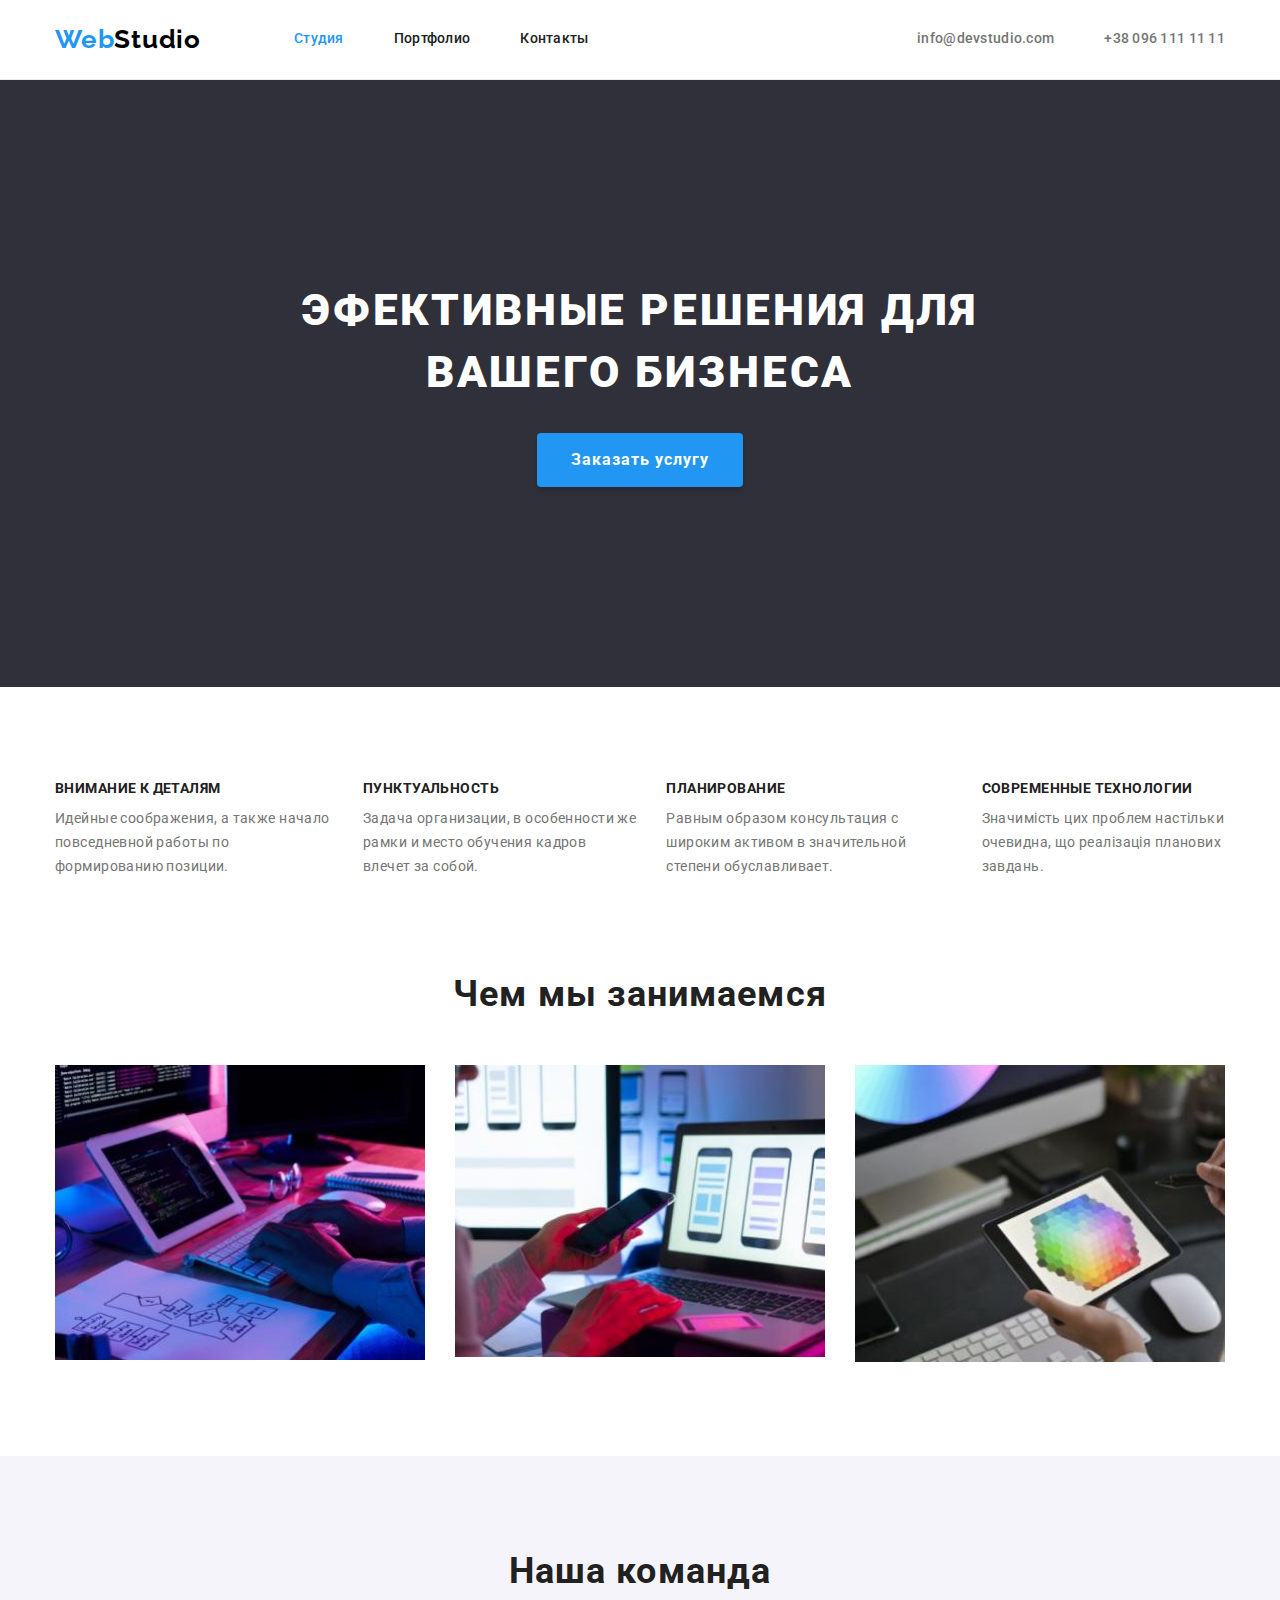
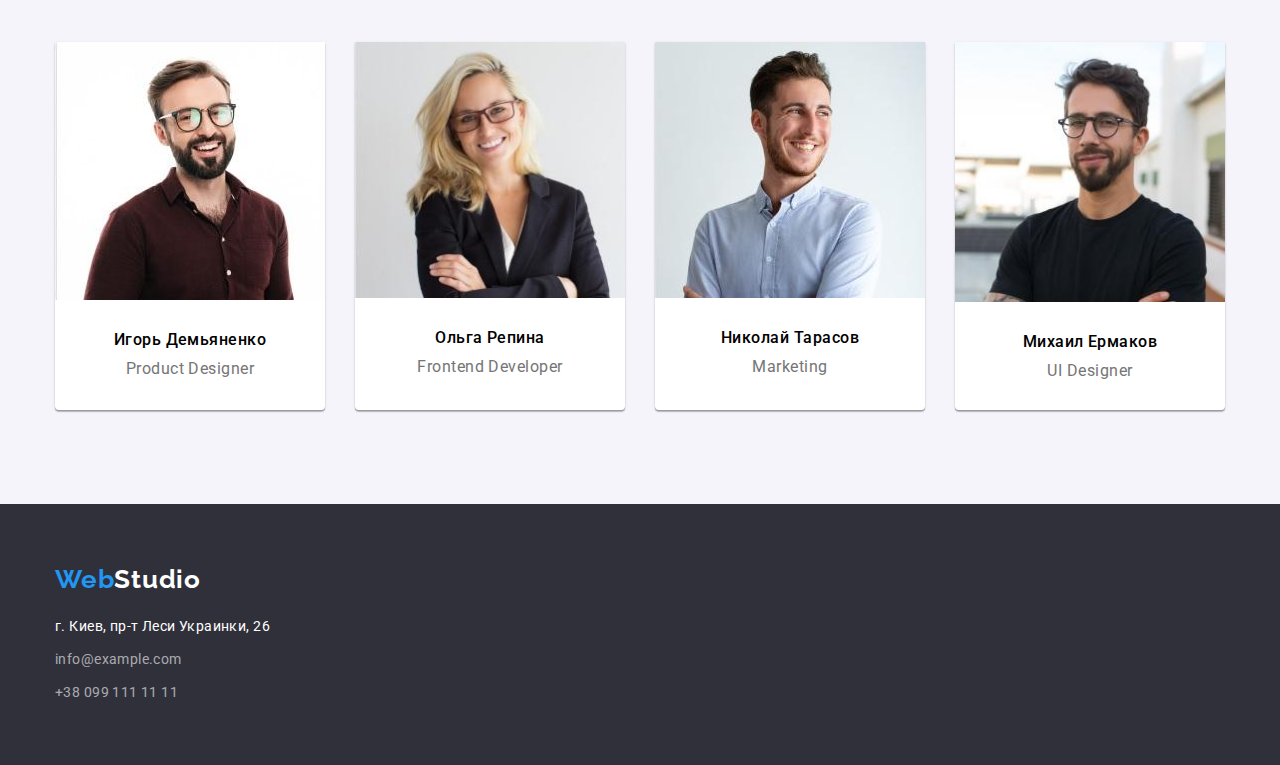
<file: index.html>
<!DOCTYPE html>
<html lang="ru">
<head>
    <meta charset="UTF-8">
    <meta http-equiv="X-UA-Compatible" content="IE=edge">
    <meta name="viewport" content="width=device-width, initial-scale=1.0">
    <title>WebStudio</title>
    <link rel="preconnect" href="https://fonts.googleapis.com">
    <link rel="preconnect" href="https://fonts.gstatic.com" crossorigin>
    <link href="https://fonts.googleapis.com/css2?family=Raleway:wght@700&family=Roboto:wght@400;500;700;900&display=swap" rel="stylesheet">
    <link rel="stylesheet" href="https://cdn.jsdelivr.net/npm/modern-normalize@1.1.0/modern-normalize.min.css">
    <link rel="stylesheet" href="./css/styles.css">
</head>
<body>
 <!-- header -->
 <header class="menu">
    <div class="container header-container">
     <nav class="navigation">
     <a href="./index.html"  class="logo">Web<span class="part-logo">Studio</span></a>
     <ul class="list menu-list">
         <li class="menu-list-item"><a href="./index.html" class=" link menu-link current">Студия</a></li>
         <li class="menu-list-item"><a href="./portfolio.html" class="link menu-link">Портфолио</a></li>
         <li class="menu-list-item"><a href="#" class="link menu-link">Контакты</a></li>
     </ul>
    </nav>
    <ul class="list contacts-list" >
        <li class="contact-list-item"><a href="mailto:info@devstudio.com" class="link contacts-link">info@devstudio.com</a></li>
        <li class="contact-list-item"><a href="tel:+380961111111" class="link contacts-link">+38 096 111 11 11</a></li>
    </ul>
    </div>
 </header>
<main class="main">
    <!-- hero -->
    <section class="hero">
        <div class="container">
    <h1 class="hero-title-text">Эфективные решения для вашего бизнеса</h1>
    <button type="button" class="hero-button">Заказать услугу
</button>
        </div>
    </section>
    <!-- Benefits -->
    <section class="section">
        <div class="container">
        <h2 class="visually-hidden">Наши особенности</h2>
        <ul class="benefits list"> 
            <li class="list-item benefits-item">
                <h3 class="benefits-title">Внимание к деталям</h3>
                <p class="text">Идейные соображения, а также начало повседневной работы по формированию позиции.</p>
            </li>
            <li class="list-item benefits-item">
                <h3 class="benefits-title">Пунктуальность</h3>
                <p class="text">Задача организации, в особенности же рамки и место обучения кадров влечет за собой.</p>
            </li>
            <li class="list-item benefits-item">
                <h3 class="benefits-title">Планирование</h3>
                <p class="text">Равным образом консультация с широким активом в значительной степени обуславливает.</p>
            </li>
            <li class="list-item benefits-item">
                <h3 class="benefits-title">Современные технологии</h3>
                <p class="text">Значимість цих проблем настільки очевидна, що реалізація планових завдань.</p>
            </li>
        </ul>
        </div>
    </section>
    <!-- duties -->
    <section class="duties section">
        <div class="container">
            <h2 class="duties-title">Чем мы занимаемся</h2>
            <ul class="list duties-list">
                <li class="list-item duties-item"> <img src="./images/tehnika/image1.jpg" alt="створення загальної структури" width="370" height="294"></li>
                <li class="list-item duties-item"><img src="./images/tehnika/image2.jpg" alt="геометричне розміщення контенту" width="370" height="294"></li>
                <li class="list-item duties-item"><img src="./images/tehnika/image3.jpg" alt="підбір кольорової гамми проекту" width="370" height="294"></li>
       </ul>
        </div>
    </section>
    <!-- team -->
    <section class="team section">
        <div class="container">
            <h2 class="team-title">Наша команда</h2>
            <ul class="list list-workers" >
                <li class="list-item workers-item">
                    <img src="./images/komanda/image4.jpg" alt="Игорь Демьяненко" width="270" height="260" class="workers-photo">
                    <div class="team-info">
                        <h3 class="workers-name">Игорь Демьяненко</h3>
                        <p class="position" lang="en">Product Designer</p>
                    </div>
                    
                </li>
                <li class="list-item workers-item" >
                    <img src="./images/komanda/image5.jpg" alt="Ольга Репина" width="270" height="260" class="workers-photo">
                    <div class="team-info">
                        <h3 class="workers-name">Ольга Репина</h3>
                        <p class="position"lang="en">Frontend Developer</p>
                    </div>
                    
                </li>
                <li class="list-item workers-item">
                    <img src="./images/komanda/image6.jpg" alt="Николай Тарасов" width="270" height="260" class="workers-photo">
                    <div class="team-info">
                        <h3 class="workers-name">Николай Тарасов</h3>
                        <p class="position" lang="en">Marketing</p>
                    </div>
                    
                </li>
                <li class="list-item workers-item">
                    <img src="./images/komanda/image7.jpg" alt="Михаил Ермаков" width="270" height="260" class="workers-photo">
                    <div class="team-info">
                        <h3 class="workers-name">Михаил Ермаков</h3>
                        <p class="position" lang="en">UI Designer</p>
                    </div>
                </li>
            </ul>
        
        </div>
        
    </section>
</main>
<!-- footer -->
<footer class="footer">
    <div class="container footer-container">
        <a href="./index.html" class="logo footer-logo">Web<span class="part-logo-footer">Studio</span></a>
<address class="address">
    <ul class="list address-list">
        <li class="address-list-item"><a href="https://goo.gl/maps/cb5NQ4BeMH8SRwyq5"class="link address-item" target="_blank" rel="noopener noreferrer">г. Киев, пр-т Леси Украинки, 26</a></li>
        <li class="address-list-item"><a href="mailto:info@example.com" class="link email-item">info@example.com</a></li>
        <li class="address-list-item"><a href="tel:+380991111111" class="link tel-item">+38 099 111 11 11</a></li>
    </ul>
</address></div>

</footer>

</body>
</html>
</file>
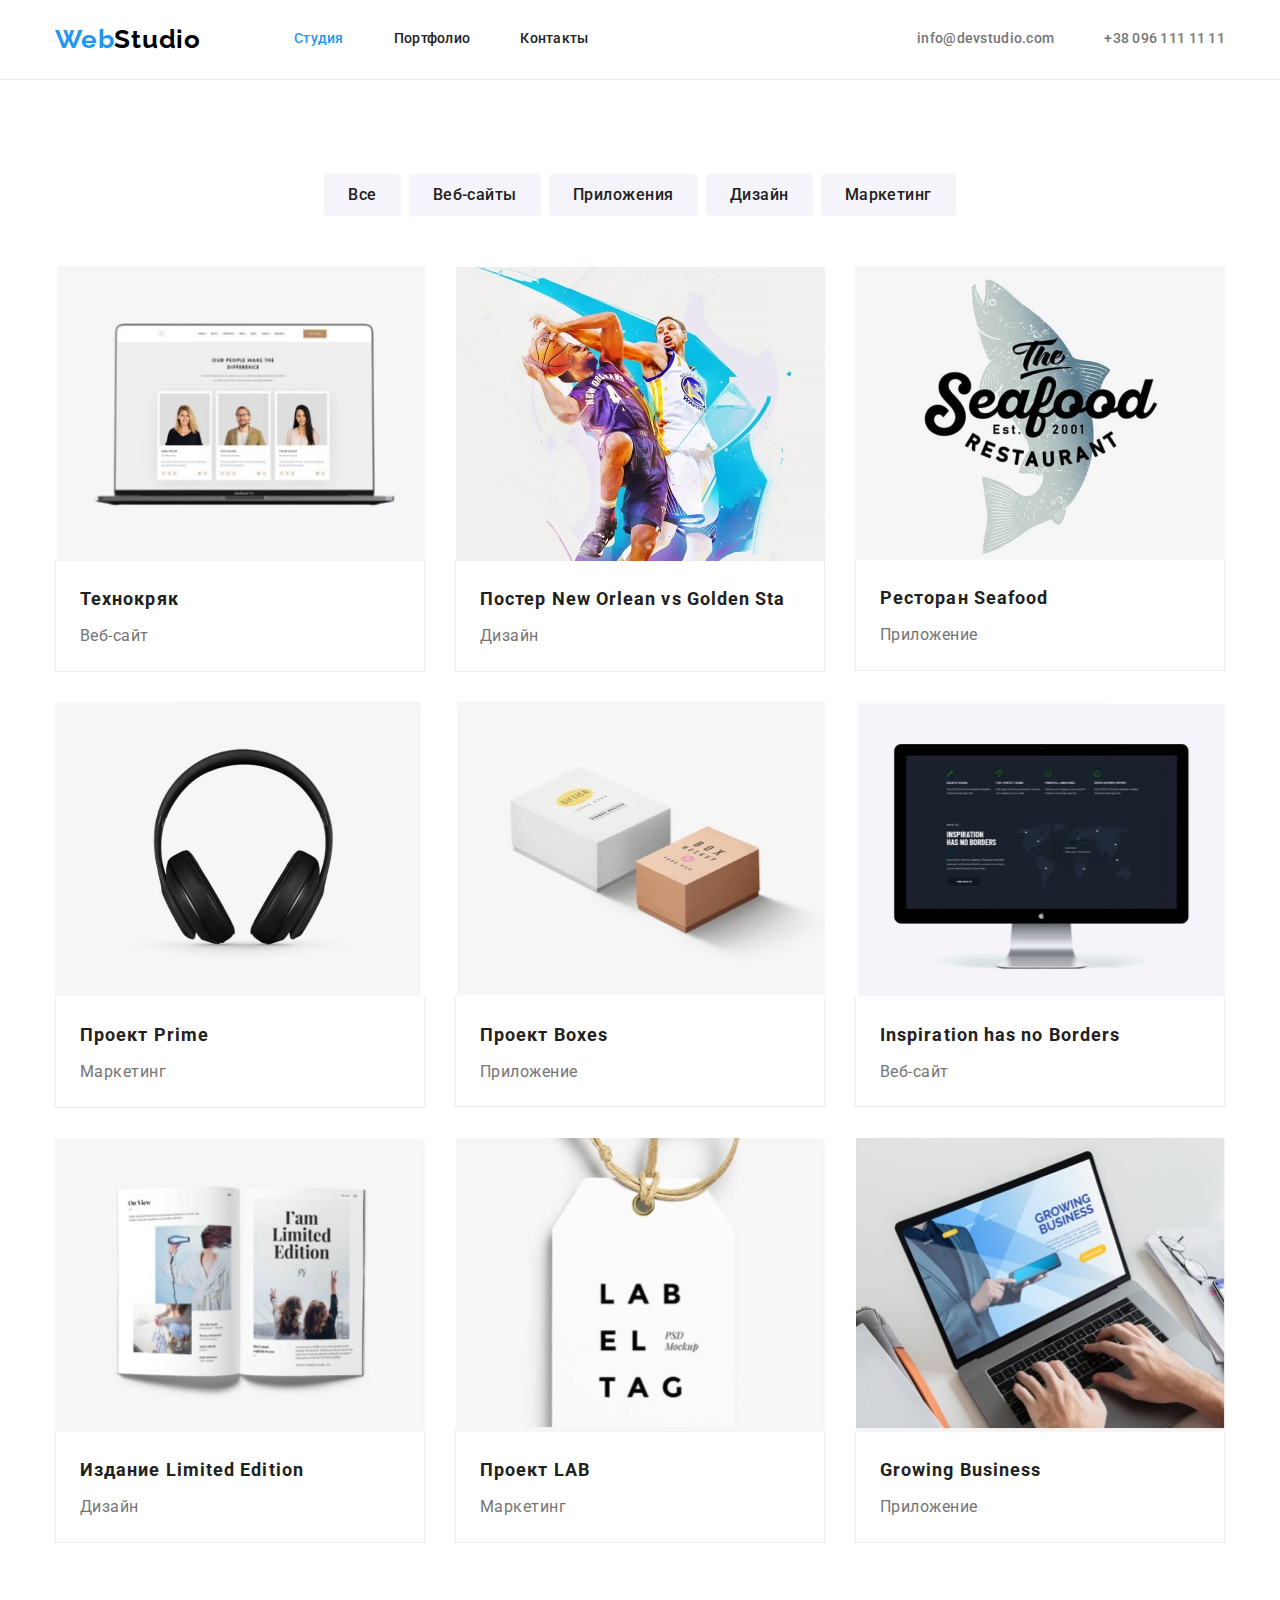
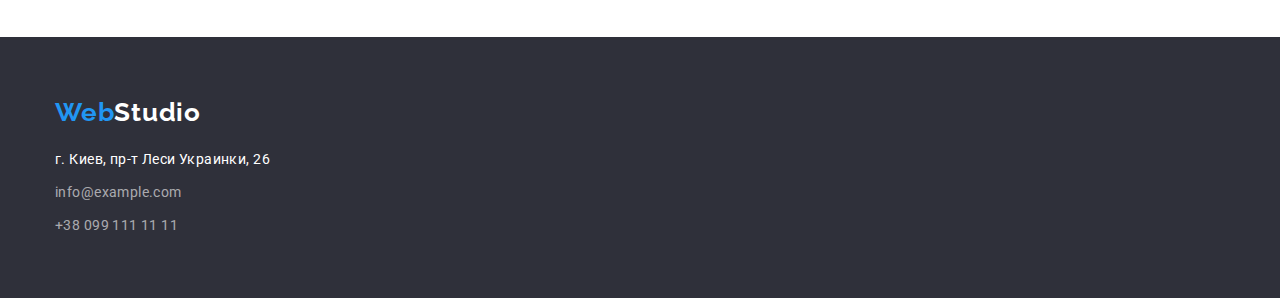
<file: portfolio.html>
<!DOCTYPE html>
<html lang="ru">
<head>
    <meta charset="UTF-8">
    <meta http-equiv="X-UA-Compatible" content="IE=edge">
    <meta name="viewport" content="width=device-width, initial-scale=1.0">
    <title>WebStudio</title>
    <link rel="preconnect" href="https://fonts.googleapis.com">
    <link rel="preconnect" href="https://fonts.gstatic.com" crossorigin>
    <link href="https://fonts.googleapis.com/css2?family=Raleway:wght@700&family=Roboto:wght@400;500;700;900&display=swap" rel="stylesheet">
    <link rel="stylesheet" href="https://cdn.jsdelivr.net/npm/modern-normalize@1.1.0/modern-normalize.min.css">
    <link rel="stylesheet" href="./css/styles.css">
</head>
<body>
 <!-- header -->
 <header class="menu">
    <div class="container header-container">
     <nav class="navigation">
     <a href="./index.html"  class="logo">Web<span class="part-logo">Studio</span></a>
     <ul class="list menu-list">
         <li class="menu-list-item"><a href="./index.html" class=" link menu-link current">Студия</a></li>
         <li class="menu-list-item"><a href="./portfolio.html" class="link menu-link">Портфолио</a></li>
         <li class="menu-list-item"><a href="#" class="link menu-link">Контакты</a></li>
     </ul>
    </nav>
    <ul class="list contacts-list" >
        <li class="contact-list-item"><a href="mailto:info@devstudio.com" class="link contacts-link">info@devstudio.com</a></li>
        <li class="contact-list-item"><a href="tel:+380961111111" class="link contacts-link">+38 096 111 11 11</a></li>
    </ul>
    </div>
 </header>
 <main>
<section class="portfolio section">
    <div class="container">
        <h1 class="visually-hidden">Наше портфоліо</h1>
<ul class="buttons list">
    <li><button type="button" class="button-item">Все</button></li>
    <li><button type="button" class="button-item">Веб-сайты</button></li>
    <li><button type="button" class="button-item">Приложения</button></li>
    <li><button type="button" class="button-item">Дизайн</button></li>
    <li><button type="button" class="button-item">Маркетинг</button></li>
</ul>

<ul class="projects list">
    <li class="project-item"> <img src="./images/katalog/1.jpg" alt="Технокряк" width="370" height="294">
        <div class="project-caption">
            <h2 class="project-title">Технокряк</h2>
            <p class="project-type">Веб-сайт</p>
        </div>
    </li>
    <li class="project-item"><img src="./images/katalog/2.jpg" alt="Постер New Orlean" width="370" height="294">
        <div class="project-caption">
            <h2 class="project-title">Постер New Orlean vs Golden Sta</h2>
            <p class="project-type">Дизайн</p>
        </div>
    </li>
    <li class="project-item"><img src="./images/katalog/3.jpg" alt="Ресторан Seafood" width="370" height="294">
        <div class="project-caption">
            <h2 class="project-title">Ресторан Seafood</h2>
            <p class="project-type">Приложение</p>
        </div>
</li>
    <li class="project-item"><img src="./images/katalog/4.jpg" alt="Проект Prime" width="370" height="294">
        <div class="project-caption">
            <h2 class="project-title">Проект Prime</h2>
            <p class="project-type">Маркетинг</p>
        </div>
    </li>
    <li class="project-item"><img src="./images/katalog/5.jpg" alt="Проект Boxes" width="370" height="294">
        <div class="project-caption">
            <h2 class="project-title">Проект Boxes</h2>
            <p class="project-type">Приложение</p>
        </div>
    </li>
    <li class="project-item"><img src="./images/katalog/6.jpg" alt="Inspiration has no Borders" width="370" height="294">
        <div class="project-caption">
            <h2 class="project-title">Inspiration has no Borders</h2>
            <p class="project-type">Веб-сайт</p>
        </div>
    </li>
    <li class="project-item"><img src="./images/katalog/7.jpg" alt="Издание Limited Edition" width="370" height="294">
        <div class="project-caption">
            <h2 class="project-title">Издание Limited Edition</h2>
            <p class="project-type">Дизайн</p>
        </div>
    </li>
    <li class="project-item"><img src="./images/katalog/8.jpg" alt="Проект LAB" width="370" height="294">
        <div class="project-caption">
            <h2 class="project-title">Проект LAB</h2>
            <p class="project-type">Маркетинг</p>
        </div>
        
    </li>
    <li class="project-item"><img src="./images/katalog/9.jpg" alt="Growing Business" width="370" height="294">
        <div class="project-caption">
            <h2 class="project-title">Growing Business</h2>
            <p class="project-type">Приложение</p>
        </div>
        
    </li>
</ul>
    </div>
    
</section>


 </main>
 <!-- footer -->
 <footer class="footer">
    <div class="container footer-container">
        <a href="./index.html" class="logo footer-logo">Web<span class="part-logo-footer">Studio</span></a>
<address class="address">
    <ul class="list address-list">
        <li class="address-list-item"><a href="https://goo.gl/maps/cb5NQ4BeMH8SRwyq5"class="link address-item" target="_blank" rel="noopener noreferrer">г. Киев, пр-т Леси Украинки, 26</a></li>
        <li class="address-list-item"><a href="mailto:info@example.com" class="link email-item">info@example.com</a></li>
        <li class="address-list-item"><a href="tel:+380991111111" class="link tel-item">+38 099 111 11 11</a></li>
    </ul>
</address></div>

</footer>
</body>
</html>
</file>
<file: css/styles.css>
:root {
	--primary-font-color: #212121;
	--secondary-font-color: #757575;
	--white-font-color: #ffffff;
	--axent-colour: #2196f3;
	--primary-font: "Roboto", sans-serif;
	--normal-font: 400;
	--medium-font: 500;
	--bold-font: 700;
}
h1,
h2,
h3,
h4,
p {
	margin-top: 0;
	margin-bottom: 0;
}
ul {
	margin-top: 0;
	margin-bottom: 0;
	padding-left: 0;
}
img {
	display: block;
	max-width: 100%;
	height: auto;
}
button {
	cursor: pointer;
}
.container {
	width: 1200px;
	margin-left: auto;
	margin-right: auto;
	padding-left: 15px;
	padding-right: 15px;
}
body {
	background-color: #ffffff;
	font-family: var(--primary-font);
}

.list {
	list-style: none;
}
.link {
	text-decoration: none;
}
.section {
	padding-top: 94px;
	padding-bottom: 94px;
}
.visually-hidden {
	position: absolute;
	width: 1px;
	height: 1px;
	margin: -1px;
	border: 0;
	padding: 0;
	white-space: nowrap;
	clip-path: inset(100%);
	clip: rect(0 0 0 0);
	overflow: hidden;
}

/* header */
.menu {
	border-bottom: 1px solid #ececec;
}
.header-container {
	display: flex;
	align-items: center;
	justify-content: space-between;
	padding-top: 24px;
	padding-bottom: 24px;
}
.navigation {
	display: flex;
	align-items: center;
}
.logo {
	font-family: 'Raleway', sans-serif;
	font-weight: var(--bold-font);
	font-size: 26px;
	line-height: 1.19;
	letter-spacing: 0.03em;
	color: var(--axent-colour);
	text-decoration: none;
	margin-right: 93px;
}
.part-logo {
	color: #000000;
}
.logo:focus {
	text-decoration: none;
}

.menu-list-item:not(:last-child),
.contact-list-item:not(:last-child) {
	margin-right: 50px;
}

.menu-list,
.contacts-list {
	font-weight: 500;
	font-size: 14px;
	line-height: 1.14;
	letter-spacing: 0.02em;
	font-weight: var(--medium-font);
	display: flex;
}

.menu-link {
	color: var(--primary-font-color);
}
.contacts-link {
	color: var(--secondary-font-color);
}

.menu-link:hover,
.menu-link:focus,
.contacts-link:hover,
.contacts-link:focus {
	color: var(--axent-colour);
}
.menu-list .menu-link.current {
	color: var(--axent-colour);
}
.contacts-list {
	font-weight: var(--medium-font);
	list-style: none;
}

/* ===hero===  */

.hero {
	background-color: #2f303a;
	padding-top: 200px;
	padding-bottom: 200px;
	text-align: center;
}

.hero-title-text {
	font-weight: 900;
	font-size: 44px;
	line-height: 1.4;
	text-transform: uppercase;
	letter-spacing: 0.06em;
	color: var(--white-font-color);
	margin-bottom: 30px;
	text-align: center;
	width: 696px;
	margin-left: auto;
	margin-right: auto;
}

.hero-button {
	font-weight: var(--bold-font);
	font-size: 16px;
	line-height: 1.88;
	letter-spacing: 0.06em;
	background-color: var(--axent-colour);
	color: var(--white-font-color);
	box-shadow: 0px 4px 4px rgba(0, 0, 0, 0.15);
	border-radius: 4px;
	border-color: transparent;
	padding: 10px 32px;
}

.hero-button:focus,
.hero-button:hover {
	background-color: #188ce8;
	color: var(--white-font-color);
}

/* ===benefits===== */
.benefits {
	display: flex;
	gap: 30px;
}
.benefits-item {
	width: calc((100%-90px)/4);
}
.benefits-title {
	font-weight: var(--bold-font);
	font-size: 14px;
	line-height: 1.14;
	letter-spacing: 0.03em;
	text-transform: uppercase;
	color: var(--primary-font-color);
	margin-bottom: 10px;
}
.text {
	font-weight: var(--normal-font);
	font-size: 14px;
	line-height: 1.71;
	letter-spacing: 0.03em;
	color: var(--secondary-font-color);
}
/* ===duties=== */
.duties {
	padding-top: 0;
}
.duties-title {
	font-weight: var(--bold-font);
	font-size: 36px;
	line-height: 1.17;
	letter-spacing: 0.03em;
	color: var(--primary-font-color);
	margin-bottom: 50px;
	text-align: center;
}
.duties-list {
	display: flex;
}
.duties-item:not(:last-child) {
	margin-right: 30px;
}
.duties-item {
	flex-basis: calc((100%-60px)/3);
}
/* ===team=== */

.team {
	background-color: #f5f4fa;
}
.team-title {
	font-weight: var(--bold-font);
	font-size: 36px;
	line-height: 1.17;
	letter-spacing: 0.03em;
	color: var(--primary-font-color);
	text-align: center;
	margin-bottom: 50px;
}

.list-workers {
	display: flex;
	gap: 30px;
}
.workers-item {
	background-color: #ffffff;
	box-shadow: 0px 1px 3px rgba(0, 0, 0, 0.12), 0px 1px 1px rgba(0, 0, 0, 0.14), 0px 2px 1px rgba(0, 0, 0, 0.2);
	border-radius: 0px 0px 4px 4px;
	width: calc((100%-90px)/4);
}

.team-info {
	padding-top: 30px;
	padding-bottom: 30px;
}
.workers-name {
	font-weight: var(--medium-font);
	font-size: 16px;
	line-height: 1.19;
	letter-spacing: 0.03em;
	text-align: center;
	margin-bottom: 10px;
}
.position {
	font-weight: var(--normal-font);
	font-size: 16px;
	line-height: 1.19;
	letter-spacing: 0.03em;
	color: var(--secondary-font-color);
	text-align: center;
}
/* footer */
.footer {
	background-color: #2f303a;
	padding-top: 60px;
	padding-bottom: 60px;
}
.footer-logo {
	color: var(--axent-colour);
	margin-right: 0;
}
.part-logo-footer {
	color: var(--white-font-color);
}
.address {
	font-style: normal;
	padding-top: 20px;
}
.address-list-item:not(:last-child) {
	margin-bottom: 9px;
}
.address-item {
	font-weight: var(--normal-font);
	font-size: 14px;
	line-height: 1.71;
	letter-spacing: 0.03em;
	color: var(--white-font-color);
	text-decoration: none;
}
.email-item,
.tel-item {
	font-family: inherit;
	font-weight: 400;
	font-size: 14px;
	line-height: 1.71;
	letter-spacing: 0.03em;
	color: rgba(255, 255, 255, 0.6);
	text-decoration: none;
}
.address-item:hover,
.address-item:focus,
.email-item:hover,
.email-item:focus,
.tel-item:hover,
.tel-item:focus {
	color: var(--axent-colour);
}

/* ===PORTFOLIO=== */
.portfolio {
	background-color: #ffffff;
}

.buttons {
	display: flex;
	gap: 8px;
	justify-content: center;
	margin-bottom: 50px;
}
.button-item {
	font-weight: var(--medium-font);
	font-size: 16px;
	line-height: 1.63;
	letter-spacing: 0.03em;
	background-color: #f5f4fa;
	color: var(--primary-font-color);
	cursor: pointer;
	background: #f5f4fa;
	border-radius: 4px;
	border-color: transparent;
	padding-top: 6px;
	padding-bottom: 6px;
	padding-left: 22px;
	padding-right: 22px;
}
.button-item:hover,
.button-item:focus,
.button-item:active {
	background-color: var(--axent-colour);
	color: var(--white-font-color);
}
.projects {
	display: flex;
	flex-direction: row;
	flex-wrap: wrap;
	gap: 30px;
}
.project-caption {
	padding-top: 20px;
	padding-bottom: 20px;
	padding-right: 24px;
	padding-left: 24px;
	border: 1px solid #eeeeee;
	border-top: none;
}
.project-title {
	font-weight: var(--bold-font);
	font-size: 18px;
	line-height: 2;
	letter-spacing: 0.06em;
	color: var(--primary-font-color);
	margin-bottom: 4px;
}
.project-type {
	font-weight: var(--normal-font);
	font-size: 16px;
	line-height: 1.87;
	letter-spacing: 0.03em;
	color: var(--secondary-font-color);
}
</file>
